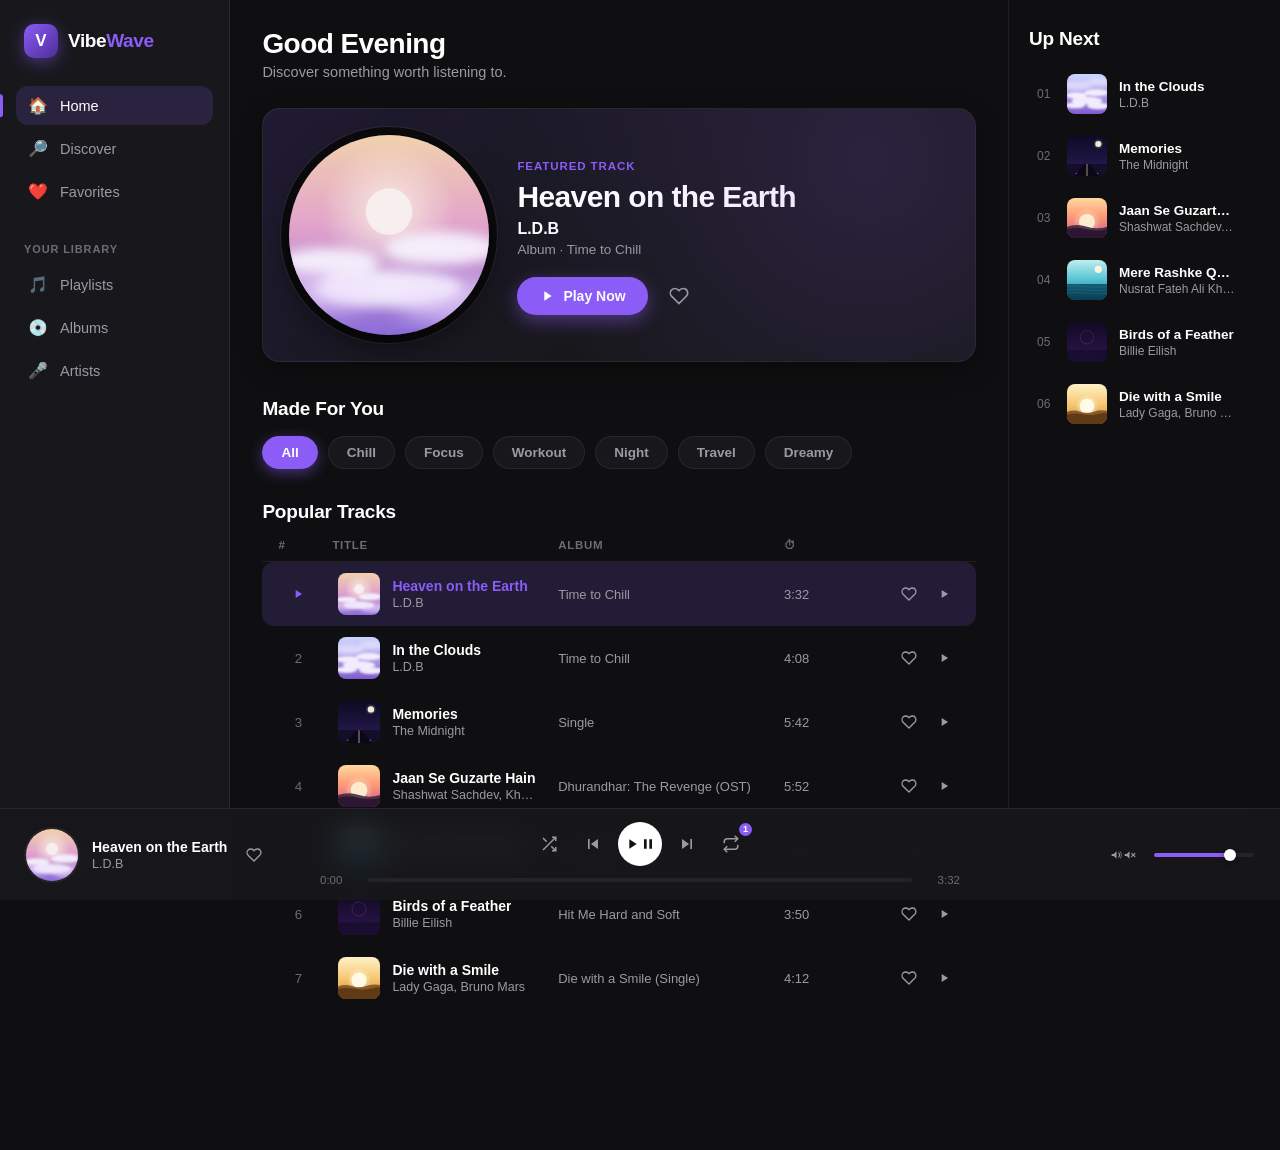
<file: CodeAlpha_MusicPlayer/index.html>
<!DOCTYPE html>
<html lang="en">
<head>
<meta charset="UTF-8" />
<meta name="viewport" content="width=device-width, initial-scale=1.0" />
<title>VibeWave — Music that moves with you.</title>
<meta name="description" content="VibeWave is a modern music streaming interface built with HTML5, CSS3 and vanilla JavaScript." />
<link rel="stylesheet" href="style.css" />
<link rel="icon" href="data:image/svg+xml,<svg xmlns=%22http://www.w3.org/2000/svg%22 viewBox=%220 0 100 100%22><text y=%22.9em%22 font-size=%2290%22>🎧</text></svg>" />
</head>
<body>

<!-- Mobile top bar -->
<header class="mobile-topbar">
  <button class="icon-btn" id="hamburgerBtn" aria-label="Open navigation menu" aria-expanded="false" aria-controls="sidebar">
    <span class="hamburger-icon"><span></span><span></span><span></span></span>
  </button>
  <div class="mobile-logo">Vibe<span>Wave</span></div>
  <button class="icon-btn" id="mobileSearchBtn" aria-label="Open search">
    <svg viewBox="0 0 24 24" width="20" height="20" fill="none" stroke="currentColor" stroke-width="2"><circle cx="11" cy="11" r="7"/><line x1="21" y1="21" x2="16.65" y2="16.65"/></svg>
  </button>
</header>

<!-- Overlay for mobile sidebar -->
<div class="sidebar-overlay" id="sidebarOverlay"></div>

<div class="app-shell">

  <!-- ============ LEFT SIDEBAR ============ -->
  <aside class="sidebar" id="sidebar" aria-label="Main navigation">
    <div class="sidebar-logo">
      <span class="logo-mark">V</span>
      <span class="logo-text">Vibe<span class="accent">Wave</span></span>
    </div>

    <nav class="sidebar-nav" aria-label="Primary">
      <ul>
        <li><button class="nav-item active" data-view="home"><span class="nav-icon">🏠</span><span>Home</span></button></li>
        <li><button class="nav-item" data-view="discover"><span class="nav-icon">🔎</span><span>Discover</span></button></li>
        <li><button class="nav-item" data-view="favorites"><span class="nav-icon">❤️</span><span>Favorites</span></button></li>
      </ul>
    </nav>

    <div class="sidebar-library">
      <p class="sidebar-heading">Your Library</p>
      <ul>
        <li><button class="nav-item" data-view="playlists"><span class="nav-icon">🎵</span><span>Playlists</span></button></li>
        <li><button class="nav-item" data-view="albums"><span class="nav-icon">💿</span><span>Albums</span></button></li>
        <li><button class="nav-item" data-view="artists"><span class="nav-icon">🎤</span><span>Artists</span></button></li>
      </ul>
    </div>

    <div class="sidebar-footer">
      <button class="nav-item" data-view="settings"><span class="nav-icon">⚙</span><span>Settings</span></button>
    </div>
  </aside>

  <!-- ============ MAIN CONTENT ============ -->
  <main class="main-content" id="mainContent">

    <header class="content-header">
      <div class="greeting" id="greetingBlock">
        <h1 id="greetingText">Good Evening</h1>
        <p>Discover something worth listening to.</p>
      </div>

      <div class="search-bar" id="searchBarWrap" role="search" style="display:none;">
        <svg viewBox="0 0 24 24" width="18" height="18" fill="none" stroke="currentColor" stroke-width="2"><circle cx="11" cy="11" r="7"/><line x1="21" y1="21" x2="16.65" y2="16.65"/></svg>
        <input type="text" id="searchInput" placeholder="Search songs, artists, albums..." aria-label="Search songs, artists, albums" autocomplete="off" />
        <button class="clear-search" id="clearSearchBtn" aria-label="Clear search" hidden>✕</button>
      </div>
    </header>

    <p class="discover-hint" id="discoverHint" hidden>Start typing to discover songs, artists, and albums.</p>
    <p class="search-status" id="searchStatus" hidden></p>

    <!-- ============ FEATURED SECTION ============ -->
    <section class="featured-section" id="featuredSection" aria-label="Featured song">
      <div class="featured-card">
        <div class="featured-art-wrap">
          <img class="featured-art" id="featuredArt" src="assets/images/heaven-on-earth.svg" alt="Dreamy clouds glowing under a soft golden sky — artwork for Heaven on the Earth" />
          <button class="featured-play-btn" id="featuredPlayBtn" aria-label="Play Heaven on the Earth">
            <svg viewBox="0 0 24 24" width="26" height="26" fill="currentColor"><path d="M8 5v14l11-7z"/></svg>
          </button>
        </div>
        <div class="featured-info">
          <span class="featured-eyebrow">Featured Track</span>
          <h2 class="featured-title" id="featuredTitle">Heaven on the Earth</h2>
          <p class="featured-artist" id="featuredArtist">L.D.B</p>
          <p class="featured-album">Album · <span id="featuredAlbum">Time to Chill</span></p>
          <div class="featured-actions">
            <button class="pill-btn primary" id="featuredPlayPillBtn">
              <svg viewBox="0 0 24 24" width="16" height="16" fill="currentColor"><path d="M8 5v14l11-7z"/></svg>
              Play Now
            </button>
            <button class="icon-btn favorite-btn" id="featuredFavBtn" aria-label="Add Heaven on the Earth to favorites" aria-pressed="false">
              <svg viewBox="0 0 24 24" width="20" height="20" fill="none" stroke="currentColor" stroke-width="2"><path d="M20.8 4.6a5.5 5.5 0 0 0-7.8 0L12 5.6l-1-1a5.5 5.5 0 0 0-7.8 7.8l1 1L12 21l7.8-7.8 1-1a5.5 5.5 0 0 0 0-7.8z"/></svg>
            </button>
          </div>
        </div>
      </div>
    </section>

    <!-- ============ CATEGORY SECTION ============ -->
    <section class="category-section" id="categorySection" aria-label="Made for you categories">
      <h3 class="section-heading">Made For You</h3>
      <div class="category-pills" id="categoryPills">
        <button class="category-pill active" data-category="all">All</button>
        <button class="category-pill" data-category="chill">Chill</button>
        <button class="category-pill" data-category="focus">Focus</button>
        <button class="category-pill" data-category="workout">Workout</button>
        <button class="category-pill" data-category="night">Night</button>
        <button class="category-pill" data-category="travel">Travel</button>
        <button class="category-pill" data-category="dreamy">Dreamy</button>
      </div>
    </section>

    <!-- ============ BROWSE (Playlists / Albums / Artists) ============ -->
    <section class="browse-section" id="browseSection" aria-label="Browse" hidden>
      <h3 class="section-heading" id="browseHeading">Playlists</h3>
      <div class="browse-grid" id="browseGrid"><!-- injected by JS --></div>
    </section>

    <!-- ============ POPULAR TRACKS ============ -->
    <section class="tracks-section" id="tracksSection" aria-label="Popular tracks">
      <h3 class="section-heading" id="tracksHeading">Popular Tracks</h3>
      <div class="tracks-table" id="tracksTable" role="table" aria-label="Song list">
        <div class="tracks-table-head" role="row">
          <span role="columnheader">#</span>
          <span role="columnheader">Title</span>
          <span role="columnheader">Album</span>
          <span role="columnheader">⏱</span>
          <span role="columnheader"></span>
        </div>
        <div class="tracks-table-body" id="tracksTableBody"><!-- rows injected by JS --></div>
      </div>
      <p class="no-results" id="noResultsMsg" hidden>No songs found. Try a different search.</p>
    </section>

  </main>

  <!-- ============ RIGHT QUEUE PANEL ============ -->
  <aside class="queue-panel" id="queuePanel" aria-label="Up next queue">
    <h3 class="section-heading">Up Next</h3>
    <div class="queue-list" id="queueList"><!-- injected by JS --></div>
  </aside>

</div>

<!-- ============ BOTTOM FIXED PLAYER ============ -->
<footer class="player-bar" id="playerBar" aria-label="Music player">
  <div class="player-now-playing" id="playerNowPlaying" role="button" tabindex="0" aria-label="Open now playing">
    <img class="player-art" id="playerArt" src="assets/images/heaven-on-earth.svg" alt="Heaven on the Earth album artwork" />
    <div class="player-track-info">
      <p class="player-title" id="playerTitle">Heaven on the Earth</p>
      <p class="player-artist" id="playerArtist">L.D.B</p>
    </div>
    <button class="icon-btn favorite-btn small" id="playerFavBtn" aria-label="Add to favorites" aria-pressed="false">
      <svg viewBox="0 0 24 24" width="16" height="16" fill="none" stroke="currentColor" stroke-width="2"><path d="M20.8 4.6a5.5 5.5 0 0 0-7.8 0L12 5.6l-1-1a5.5 5.5 0 0 0-7.8 7.8l1 1L12 21l7.8-7.8 1-1a5.5 5.5 0 0 0 0-7.8z"/></svg>
    </button>
  </div>

  <div class="player-center">
    <div class="player-controls">
      <button class="icon-btn control-btn" id="shuffleBtn" aria-label="Toggle shuffle" aria-pressed="false">
        <svg viewBox="0 0 24 24" width="18" height="18" fill="none" stroke="currentColor" stroke-width="2"><polyline points="16 3 21 3 21 8"/><line x1="4" y1="20" x2="21" y2="3"/><polyline points="21 16 21 21 16 21"/><line x1="15" y1="15" x2="21" y2="21"/><line x1="4" y1="4" x2="9" y2="9"/></svg>
      </button>
      <button class="icon-btn control-btn" id="prevBtn" aria-label="Previous song">
        <svg viewBox="0 0 24 24" width="20" height="20" fill="currentColor"><path d="M6 6h2v12H6zm3.5 6l8.5 6V6z"/></svg>
      </button>
      <button class="play-pause-btn" id="playPauseBtn" aria-label="Play">
        <svg viewBox="0 0 24 24" width="22" height="22" fill="currentColor" id="playIcon"><path d="M8 5v14l11-7z"/></svg>
        <svg viewBox="0 0 24 24" width="22" height="22" fill="currentColor" id="pauseIcon" hidden><path d="M6 5h4v14H6zm8 0h4v14h-4z"/></svg>
      </button>
      <button class="icon-btn control-btn" id="nextBtn" aria-label="Next song">
        <svg viewBox="0 0 24 24" width="20" height="20" fill="currentColor"><path d="M16 6h2v12h-2zM6 6l8.5 6L6 18z"/></svg>
      </button>
      <button class="icon-btn control-btn" id="repeatBtn" aria-label="Toggle repeat mode" data-mode="off">
        <svg viewBox="0 0 24 24" width="18" height="18" fill="none" stroke="currentColor" stroke-width="2"><polyline points="17 1 21 5 17 9"/><path d="M3 11V9a4 4 0 0 1 4-4h14"/><polyline points="7 23 3 19 7 15"/><path d="M21 13v2a4 4 0 0 1-4 4H3"/></svg>
        <span class="repeat-one-dot" id="repeatOneDot" hidden>1</span>
      </button>
    </div>
    <div class="progress-row">
      <span class="time-current" id="currentTimeEl">0:00</span>
      <div class="progress-bar" id="progressBar" role="slider" aria-label="Seek" aria-valuemin="0" aria-valuemax="100" aria-valuenow="0" tabindex="0">
        <div class="progress-bar-track">
          <div class="progress-bar-fill" id="progressFill"></div>
          <div class="progress-bar-handle" id="progressHandle"></div>
        </div>
      </div>
      <span class="time-total" id="durationEl">0:00</span>
    </div>
    <p class="audio-status" id="audioStatus" hidden></p>
  </div>

  <div class="player-right">
    <button class="icon-btn control-btn" id="muteBtn" aria-label="Mute">
      <svg viewBox="0 0 24 24" width="18" height="18" fill="currentColor" id="volIconHigh"><path d="M3 10v4h4l5 5V5L7 10H3z"/><path d="M16 8.5a4.5 4.5 0 0 1 0 7" stroke="currentColor" stroke-width="2" fill="none" stroke-linecap="round"/><path d="M18.5 6a8 8 0 0 1 0 12" stroke="currentColor" stroke-width="2" fill="none" stroke-linecap="round" opacity="0.6"/></svg>
      <svg viewBox="0 0 24 24" width="18" height="18" fill="currentColor" id="volIconMuted" hidden><path d="M3 10v4h4l5 5V5L7 10H3z"/><line x1="16" y1="9" x2="22" y2="15" stroke="currentColor" stroke-width="2" stroke-linecap="round"/><line x1="22" y1="9" x2="16" y2="15" stroke="currentColor" stroke-width="2" stroke-linecap="round"/></svg>
    </button>
    <input type="range" class="volume-slider" id="volumeSlider" min="0" max="100" value="80" aria-label="Volume" />
  </div>
</footer>

<!-- ============ MOBILE COMPACT PLAYER ============ -->
<div class="mobile-player" id="mobilePlayer">
  <div class="mobile-player-progress">
    <div class="mobile-player-progress-fill" id="mobileProgressFill"></div>
  </div>
  <div class="mobile-player-row">
    <div class="mobile-player-tap" id="mobilePlayerTap" role="button" tabindex="0" aria-label="Open now playing">
      <img class="mobile-player-art" id="mobilePlayerArt" src="assets/images/heaven-on-earth.svg" alt="" />
      <div class="mobile-player-info">
        <p class="mobile-player-title" id="mobilePlayerTitle">Heaven on the Earth</p>
        <p class="mobile-player-artist" id="mobilePlayerArtist">L.D.B</p>
      </div>
    </div>
    <div class="mobile-player-controls">
      <button class="icon-btn control-btn" id="mobilePrevBtn" aria-label="Previous song">
        <svg viewBox="0 0 24 24" width="18" height="18" fill="currentColor"><path d="M6 6h2v12H6zm3.5 6l8.5 6V6z"/></svg>
      </button>
      <button class="play-pause-btn small" id="mobilePlayPauseBtn" aria-label="Play">
        <svg viewBox="0 0 24 24" width="18" height="18" fill="currentColor" id="mobilePlayIcon"><path d="M8 5v14l11-7z"/></svg>
        <svg viewBox="0 0 24 24" width="18" height="18" fill="currentColor" id="mobilePauseIcon" hidden><path d="M6 5h4v14H6zm8 0h4v14h-4z"/></svg>
      </button>
      <button class="icon-btn control-btn" id="mobileNextBtn" aria-label="Next song">
        <svg viewBox="0 0 24 24" width="18" height="18" fill="currentColor"><path d="M16 6h2v12h-2zM6 6l8.5 6L6 18z"/></svg>
      </button>
    </div>
  </div>
</div>

<!-- ============ NOW PLAYING (FULL SCREEN) ============ -->
<div class="now-playing-modal" id="nowPlayingModal" role="dialog" aria-modal="true" aria-label="Now playing" aria-hidden="true" hidden>
  <div class="now-playing-backdrop" id="nowPlayingBackdrop"></div>
  <div class="now-playing-panel">
    <div class="now-playing-header">
      <button class="icon-btn now-playing-close" id="npCloseBtn" aria-label="Close now playing">
        <svg viewBox="0 0 24 24" width="20" height="20" fill="none" stroke="currentColor" stroke-width="2"><line x1="18" y1="6" x2="6" y2="18"/><line x1="6" y1="6" x2="18" y2="18"/></svg>
      </button>
      <span class="now-playing-eyebrow">Now Playing</span>
      <button class="icon-btn favorite-btn" id="npFavBtn" aria-label="Add to favorites" aria-pressed="false">
        <svg viewBox="0 0 24 24" width="20" height="20" fill="none" stroke="currentColor" stroke-width="2"><path d="M20.8 4.6a5.5 5.5 0 0 0-7.8 0L12 5.6l-1-1a5.5 5.5 0 0 0-7.8 7.8l1 1L12 21l7.8-7.8 1-1a5.5 5.5 0 0 0 0-7.8z"/></svg>
      </button>
    </div>

    <div class="now-playing-art-wrap">
      <img class="now-playing-art" id="npArt" src="assets/images/heaven-on-earth.svg" alt="Heaven on the Earth album artwork" />
    </div>

    <div class="now-playing-info">
      <h2 class="now-playing-title" id="npTitle">Heaven on the Earth</h2>
      <p class="now-playing-artist" id="npArtist">L.D.B</p>
      <p class="now-playing-album" id="npAlbum">Time to Chill</p>
    </div>

    <div class="now-playing-progress-row">
      <span class="time-current" id="npCurrentTimeEl">0:00</span>
      <div class="progress-bar now-playing-progress-bar" id="npProgressBar" role="slider" aria-label="Seek" aria-valuemin="0" aria-valuemax="100" aria-valuenow="0" tabindex="0">
        <div class="progress-bar-track">
          <div class="progress-bar-fill" id="npProgressFill"></div>
          <div class="progress-bar-handle" id="npProgressHandle"></div>
        </div>
      </div>
      <span class="time-total" id="npDurationEl">0:00</span>
    </div>

    <div class="now-playing-controls">
      <button class="icon-btn control-btn" id="npShuffleBtn" aria-label="Toggle shuffle" aria-pressed="false">
        <svg viewBox="0 0 24 24" width="19" height="19" fill="none" stroke="currentColor" stroke-width="2"><polyline points="16 3 21 3 21 8"/><line x1="4" y1="20" x2="21" y2="3"/><polyline points="21 16 21 21 16 21"/><line x1="15" y1="15" x2="21" y2="21"/><line x1="4" y1="4" x2="9" y2="9"/></svg>
      </button>
      <button class="icon-btn control-btn np-side-btn" id="npPrevBtn" aria-label="Previous song">
        <svg viewBox="0 0 24 24" width="26" height="26" fill="currentColor"><path d="M6 6h2v12H6zm3.5 6l8.5 6V6z"/></svg>
      </button>
      <button class="play-pause-btn large" id="npPlayPauseBtn" aria-label="Play">
        <svg viewBox="0 0 24 24" width="26" height="26" fill="currentColor" id="npPlayIcon"><path d="M8 5v14l11-7z"/></svg>
        <svg viewBox="0 0 24 24" width="26" height="26" fill="currentColor" id="npPauseIcon" hidden><path d="M6 5h4v14H6zm8 0h4v14h-4z"/></svg>
      </button>
      <button class="icon-btn control-btn np-side-btn" id="npNextBtn" aria-label="Next song">
        <svg viewBox="0 0 24 24" width="26" height="26" fill="currentColor"><path d="M16 6h2v12h-2zM6 6l8.5 6L6 18z"/></svg>
      </button>
      <button class="icon-btn control-btn" id="npRepeatBtn" aria-label="Toggle repeat mode" data-mode="off">
        <svg viewBox="0 0 24 24" width="19" height="19" fill="none" stroke="currentColor" stroke-width="2"><polyline points="17 1 21 5 17 9"/><path d="M3 11V9a4 4 0 0 1 4-4h14"/><polyline points="7 23 3 19 7 15"/><path d="M21 13v2a4 4 0 0 1-4 4H3"/></svg>
        <span class="repeat-one-dot" id="npRepeatOneDot" hidden>1</span>
      </button>
    </div>
  </div>
</div>

<script src="script.js"></script>
</body>
</html>
</file>
<file: CodeAlpha_MusicPlayer/style.css>
/* ===========================================================
   VibeWave — style.css
   Modern premium dark music-streaming interface
   =========================================================== */

:root {
  --bg: #0f0f11;
  --card: #18181c;
  --card-hover: #1e1e24;
  --secondary: #232329;
  --text-primary: #ffffff;
  --text-secondary: #9a9aa3;
  --text-tertiary: #6c6c75;
  --accent: #8b5cf6;
  --accent-hover: #7c4ff0;
  --accent-soft: rgba(139, 92, 246, 0.16);
  --accent-glow: rgba(139, 92, 246, 0.45);
  --border: rgba(255, 255, 255, 0.07);
  --danger: #ef4476;

  --radius-sm: 8px;
  --radius-md: 12px;
  --radius-lg: 18px;
  --radius-pill: 999px;

  --shadow-card: 0 8px 24px rgba(0, 0, 0, 0.35);
  --shadow-elevated: 0 16px 40px rgba(0, 0, 0, 0.5);

  --sidebar-w: clamp(200px, 18vw, 240px);
  --queue-w: clamp(240px, 20vw, 300px);
  --player-h: 92px;
  --mobile-player-h: 78px;
  --mobile-topbar-h: 56px;

  --ease: cubic-bezier(0.4, 0, 0.2, 1);
}

* { box-sizing: border-box; }

html, body {
  margin: 0;
  padding: 0;
  background: var(--bg);
  color: var(--text-primary);
  font-family: 'Segoe UI', -apple-system, BlinkMacSystemFont, 'Inter', Roboto, Helvetica, Arial, sans-serif;
  overflow-x: hidden;
  scrollbar-gutter: stable;
}

body {
  min-height: 100vh;
  padding-bottom: var(--player-h);
}

img { max-width: 100%; display: block; }

button {
  font-family: inherit;
  cursor: pointer;
  border: none;
  background: none;
  color: inherit;
}

input {
  font-family: inherit;
  color: inherit;
  border: none;
  background: none;
}

a { color: inherit; }

::selection { background: var(--accent); color: #fff; }

/* Scrollbars */
::-webkit-scrollbar { width: 8px; height: 8px; }
::-webkit-scrollbar-track { background: transparent; }
::-webkit-scrollbar-thumb { background: #2c2c33; border-radius: 8px; }
::-webkit-scrollbar-thumb:hover { background: #3a3a42; }

/* Focus visibility for accessibility */
button:focus-visible,
input:focus-visible,
[tabindex]:focus-visible {
  outline: 2px solid var(--accent);
  outline-offset: 2px;
  border-radius: var(--radius-sm);
}

/* ===========================================================
   APP SHELL / LAYOUT
   =========================================================== */

.app-shell {
  display: grid;
  grid-template-columns: var(--sidebar-w) 1fr var(--queue-w);
  min-height: 100vh;
}

.mobile-topbar { display: none; }
.sidebar-overlay { display: none; }

/* ===========================================================
   SIDEBAR
   =========================================================== */

.sidebar {
  background: var(--card);
  border-right: 1px solid var(--border);
  padding: 24px 16px;
  display: flex;
  flex-direction: column;
  gap: 28px;
  position: sticky;
  top: 0;
  height: 100vh;
  overflow-y: auto;
}

.sidebar-logo {
  display: flex;
  align-items: center;
  gap: 10px;
  padding: 0 8px;
}

.logo-mark {
  width: 34px;
  height: 34px;
  border-radius: 10px;
  background: linear-gradient(135deg, var(--accent), #4c2d99);
  display: flex;
  align-items: center;
  justify-content: center;
  font-weight: 800;
  font-size: 17px;
  color: #fff;
  box-shadow: 0 4px 16px var(--accent-glow);
  flex-shrink: 0;
}

.logo-text {
  font-size: 19px;
  font-weight: 700;
  letter-spacing: -0.02em;
}

.logo-text .accent, .accent { color: var(--accent); }

.sidebar-nav ul,
.sidebar-library ul {
  list-style: none;
  margin: 0;
  padding: 0;
  display: flex;
  flex-direction: column;
  gap: 4px;
}

.sidebar-heading {
  font-size: 11px;
  font-weight: 700;
  letter-spacing: 0.08em;
  color: var(--text-tertiary);
  text-transform: uppercase;
  margin: 0 0 10px 8px;
}

.nav-item {
  display: flex;
  align-items: center;
  gap: 12px;
  width: 100%;
  padding: 10px 12px;
  border-radius: var(--radius-md);
  color: var(--text-secondary);
  font-size: 14.5px;
  font-weight: 500;
  text-align: left;
  transition: background 0.2s var(--ease), color 0.2s var(--ease), transform 0.15s var(--ease);
}

.nav-item:hover {
  background: var(--secondary);
  color: var(--text-primary);
}

.nav-item:active { transform: scale(0.98); }

.nav-item.active {
  background: var(--accent-soft);
  color: var(--text-primary);
  position: relative;
}

.nav-item.active::before {
  content: "";
  position: absolute;
  left: -16px;
  top: 50%;
  transform: translateY(-50%);
  width: 3px;
  height: 60%;
  background: var(--accent);
  border-radius: 0 4px 4px 0;
}

.nav-icon { font-size: 16px; width: 20px; text-align: center; }

.sidebar-library { margin-top: 4px; }
.sidebar-footer { margin-top: auto; }

/* ===========================================================
   MAIN CONTENT
   =========================================================== */

.main-content {
  padding: clamp(18px, 3vw, 28px) clamp(16px, 4vw, 32px) 40px;
  min-width: 0;
}

.content-header {
  display: flex;
  align-items: flex-start;
  justify-content: space-between;
  gap: 24px;
  flex-wrap: wrap;
  margin-bottom: 28px;
}

.greeting h1 {
  font-size: clamp(21px, 3vw, 28px);
  font-weight: 800;
  margin: 0 0 4px;
  letter-spacing: -0.02em;
}

.greeting p {
  margin: 0;
  color: var(--text-secondary);
  font-size: 14.5px;
}

.search-bar {
  display: flex;
  align-items: center;
  gap: 10px;
  background: var(--card);
  border: 1px solid var(--border);
  padding: 11px 16px;
  border-radius: var(--radius-pill);
  min-width: 280px;
  color: var(--text-tertiary);
  transition: border-color 0.2s var(--ease), box-shadow 0.2s var(--ease);
}

.search-bar:focus-within {
  border-color: var(--accent);
  box-shadow: 0 0 0 3px var(--accent-soft);
}

.search-bar input {
  flex: 1;
  font-size: 14px;
  color: var(--text-primary);
}

.search-bar input::placeholder { color: var(--text-tertiary); }

.clear-search {
  color: var(--text-tertiary);
  font-size: 13px;
  padding: 2px 6px;
  border-radius: 50%;
  transition: color 0.2s var(--ease), background 0.2s var(--ease);
}
.clear-search:hover { color: var(--text-primary); background: var(--secondary); }

.search-status {
  color: var(--text-secondary);
  font-size: 13.5px;
  margin: -14px 0 20px;
}

.discover-hint {
  color: var(--text-tertiary);
  font-size: 14.5px;
  text-align: center;
  padding: 60px 20px;
  animation: fadeIn 0.4s var(--ease);
}

body.discover-mode .content-header {
  justify-content: center;
}

body.discover-mode .search-bar {
  width: 100%;
  max-width: 560px;
}

/* ===========================================================
   FEATURED SECTION
   =========================================================== */

.featured-section { margin-bottom: 36px; }

.featured-card {
  display: flex;
  align-items: center;
  gap: clamp(18px, 3vw, 28px);
  background: linear-gradient(135deg, #201a33 0%, var(--card) 55%, var(--card) 100%);
  border: 1px solid var(--border);
  border-radius: var(--radius-lg);
  padding: clamp(18px, 3vw, 26px);
  box-shadow: var(--shadow-card);
  position: relative;
  overflow: hidden;
  animation: fadeInUp 0.5s var(--ease);
}

.featured-card::after {
  content: "";
  position: absolute;
  inset: 0;
  background: radial-gradient(circle at 85% 20%, var(--accent-soft), transparent 55%);
  pointer-events: none;
}

.featured-art-wrap {
  position: relative;
  flex-shrink: 0;
  width: 200px;
  height: 200px;
  display: flex;
  align-items: center;
  justify-content: center;
}

.featured-art {
  width: 100%;
  height: 100%;
  object-fit: cover;
  border-radius: 50%;
  box-shadow: 0 12px 32px rgba(0,0,0,0.5), 0 0 0 8px #0b0b0d, 0 0 0 9px var(--border);
  animation: discSpin 8s linear infinite;
  animation-play-state: paused;
  transition: transform 0.4s var(--ease);
}

.featured-art.playing { animation-play-state: running; }
.featured-card:hover .featured-art { transform: scale(1.04); }

.featured-play-btn {
  position: absolute;
  right: 12px;
  bottom: 12px;
  width: 52px;
  height: 52px;
  border-radius: 50%;
  background: var(--accent);
  color: #fff;
  display: flex;
  align-items: center;
  justify-content: center;
  box-shadow: 0 8px 20px var(--accent-glow);
  transform: translateY(8px) scale(0.9);
  opacity: 0;
  transition: transform 0.25s var(--ease), opacity 0.25s var(--ease), background 0.2s var(--ease);
}

.featured-art-wrap:hover .featured-play-btn,
.featured-play-btn:focus-visible {
  transform: translateY(0) scale(1);
  opacity: 1;
}

.featured-play-btn:hover { background: var(--accent-hover); }

.featured-info { position: relative; min-width: 0; }

.featured-eyebrow {
  display: inline-block;
  font-size: 11.5px;
  font-weight: 700;
  letter-spacing: 0.08em;
  text-transform: uppercase;
  color: var(--accent);
  margin-bottom: 8px;
}

.featured-title {
  font-size: clamp(22px, 3.4vw, 30px);
  font-weight: 800;
  margin: 0 0 6px;
  letter-spacing: -0.02em;
}

.featured-artist {
  font-size: 16px;
  font-weight: 600;
  margin: 0 0 4px;
  color: var(--text-primary);
}

.featured-album {
  font-size: 13.5px;
  color: var(--text-secondary);
  margin: 0 0 20px;
}

.featured-actions { display: flex; align-items: center; gap: 12px; }

.pill-btn {
  display: inline-flex;
  align-items: center;
  gap: 8px;
  padding: 11px 22px;
  border-radius: var(--radius-pill);
  font-size: 14px;
  font-weight: 600;
  transition: transform 0.15s var(--ease), background 0.2s var(--ease), box-shadow 0.2s var(--ease);
}

.pill-btn.primary {
  background: var(--accent);
  color: #fff;
  box-shadow: 0 6px 18px var(--accent-glow);
}

.pill-btn.primary:hover { background: var(--accent-hover); transform: translateY(-1px); }
.pill-btn.primary:active { transform: translateY(0) scale(0.97); }

/* ===========================================================
   FAVORITE / ICON BUTTONS
   =========================================================== */

.icon-btn {
  width: 38px;
  height: 38px;
  border-radius: 50%;
  display: flex;
  align-items: center;
  justify-content: center;
  color: var(--text-secondary);
  transition: background 0.2s var(--ease), color 0.2s var(--ease), transform 0.15s var(--ease);
}

.icon-btn:hover { background: var(--secondary); color: var(--text-primary); }
.icon-btn:active { transform: scale(0.92); }

.favorite-btn.active { color: var(--danger); }
.favorite-btn.active svg { fill: var(--danger); stroke: var(--danger); }
.favorite-btn.small { width: 30px; height: 30px; }

@keyframes heartPop {
  0% { transform: scale(1); }
  40% { transform: scale(1.35); }
  100% { transform: scale(1); }
}
.favorite-btn.pop svg { animation: heartPop 0.35s var(--ease); }

/* ===========================================================
   CATEGORY SECTION
   =========================================================== */

.section-heading {
  font-size: clamp(16px, 2vw, 19px);
  font-weight: 700;
  margin: 0 0 16px;
  letter-spacing: -0.01em;
}

.category-section { margin-bottom: 32px; }

.category-pills {
  display: flex;
  gap: 10px;
  flex-wrap: wrap;
}

.category-pill {
  padding: 8px 18px;
  border-radius: var(--radius-pill);
  background: var(--card);
  border: 1px solid var(--border);
  color: var(--text-secondary);
  font-size: 13.5px;
  font-weight: 600;
  transition: all 0.2s var(--ease);
}

.category-pill:hover { color: var(--text-primary); border-color: var(--text-tertiary); }

.category-pill.active {
  background: var(--accent);
  border-color: var(--accent);
  color: #fff;
  box-shadow: 0 4px 14px var(--accent-glow);
}

/* ===========================================================
   BROWSE (Playlists / Albums / Artists)
   =========================================================== */

.browse-section { margin-bottom: 32px; }

.browse-grid {
  display: grid;
  grid-template-columns: repeat(auto-fill, minmax(clamp(140px, 18vw, 180px), 1fr));
  gap: 16px;
}

.browse-card {
  display: flex;
  flex-direction: column;
  align-items: flex-start;
  gap: 10px;
  padding: 14px;
  background: var(--card);
  border: 1px solid var(--border);
  border-radius: var(--radius-md);
  text-align: left;
  width: 100%;
  transition: background 0.2s var(--ease), border-color 0.2s var(--ease), transform 0.15s var(--ease);
  animation: fadeIn 0.3s var(--ease);
}

.browse-card:hover { background: var(--card-hover); transform: translateY(-2px); }

.browse-card.active {
  border-color: var(--accent);
  background: var(--accent-soft);
  box-shadow: 0 4px 14px var(--accent-glow);
}

.browse-card-art {
  width: 100%;
  aspect-ratio: 1 / 1;
  border-radius: var(--radius-sm);
  object-fit: cover;
}

.browse-card-art.round { border-radius: 50%; }

.browse-card-title {
  font-size: 14px;
  font-weight: 700;
  margin: 0;
  white-space: nowrap;
  overflow: hidden;
  text-overflow: ellipsis;
  max-width: 100%;
}

.browse-card-sub {
  font-size: 12.5px;
  color: var(--text-secondary);
  margin: 0;
  white-space: nowrap;
  overflow: hidden;
  text-overflow: ellipsis;
  max-width: 100%;
}

/* ===========================================================
   TRACKS TABLE
   =========================================================== */

.tracks-section { margin-bottom: 8px; }

.tracks-table { width: 100%; }

.tracks-table-head {
  display: grid;
  grid-template-columns: 40px 1fr 1fr 70px 92px;
  gap: 14px;
  padding: 0 16px 10px;
  font-size: 11.5px;
  font-weight: 700;
  letter-spacing: 0.06em;
  text-transform: uppercase;
  color: var(--text-tertiary);
  border-bottom: 1px solid var(--border);
}

.tracks-table-body {
  display: flex;
  flex-direction: column;
}

.track-row {
  display: grid;
  grid-template-columns: 40px 1fr 1fr 70px 92px;
  gap: 14px;
  align-items: center;
  padding: 10px 16px;
  border-radius: var(--radius-md);
  transition: background 0.18s var(--ease);
  animation: fadeIn 0.3s var(--ease);
}

.track-row:hover { background: var(--card); }

.track-row.playing { background: var(--accent-soft); }
.track-row.playing .track-title { color: var(--accent); }

.track-num {
  color: var(--text-tertiary);
  font-size: 13.5px;
  font-variant-numeric: tabular-nums;
  display: flex;
  align-items: center;
  justify-content: center;
  position: relative;
}

.track-row .track-num-btn {
  width: 100%;
  display: flex;
  align-items: center;
  justify-content: center;
}

.track-num-icon { display: none; color: var(--accent); }
.track-row.playing .track-num-text { display: none; }
.track-row.playing .track-num-icon { display: flex; }

.track-main {
  display: flex;
  align-items: center;
  gap: 12px;
  min-width: 0;
  text-align: left;
}

.track-art {
  width: 42px;
  height: 42px;
  border-radius: var(--radius-sm);
  object-fit: cover;
  flex-shrink: 0;
}

.track-text { min-width: 0; }

.track-title {
  font-size: 14px;
  font-weight: 600;
  margin: 0;
  white-space: nowrap;
  overflow: hidden;
  text-overflow: ellipsis;
}

.track-artist {
  font-size: 12.5px;
  color: var(--text-secondary);
  margin: 2px 0 0;
  white-space: nowrap;
  overflow: hidden;
  text-overflow: ellipsis;
}

.track-album {
  font-size: 13px;
  color: var(--text-secondary);
  white-space: nowrap;
  overflow: hidden;
  text-overflow: ellipsis;
}

.track-duration {
  font-size: 13px;
  color: var(--text-secondary);
  font-variant-numeric: tabular-nums;
}

.track-actions {
  display: flex;
  align-items: center;
  justify-content: flex-end;
  gap: 4px;
}

.track-play-btn {
  width: 32px;
  height: 32px;
  border-radius: 50%;
  display: flex;
  align-items: center;
  justify-content: center;
  color: var(--text-secondary);
  transition: background 0.2s var(--ease), color 0.2s var(--ease);
}
.track-play-btn:hover { background: var(--accent); color: #fff; }

.no-results {
  color: var(--text-secondary);
  text-align: center;
  padding: 40px 0;
  font-size: 14px;
}

/* ===========================================================
   QUEUE PANEL
   =========================================================== */

.queue-panel {
  border-left: 1px solid var(--border);
  padding: 28px 20px 40px;
  min-width: 0;
  height: 100vh;
  overflow-y: auto;
  position: sticky;
  top: 0;
}

.queue-list {
  display: flex;
  flex-direction: column;
  gap: 6px;
}

.queue-item {
  display: flex;
  align-items: center;
  gap: 12px;
  padding: 8px;
  border-radius: var(--radius-md);
  text-align: left;
  width: 100%;
  transition: background 0.18s var(--ease);
}

.queue-item:hover { background: var(--card); }
.queue-item.playing { background: var(--accent-soft); }
.queue-item.playing .queue-item-title { color: var(--accent); }

.queue-item-num {
  font-size: 12px;
  color: var(--text-tertiary);
  width: 18px;
  flex-shrink: 0;
  font-variant-numeric: tabular-nums;
}

.queue-item-art {
  width: 40px;
  height: 40px;
  border-radius: var(--radius-sm);
  object-fit: cover;
  flex-shrink: 0;
}

.queue-item-text { min-width: 0; }

.queue-item-title {
  font-size: 13.5px;
  font-weight: 600;
  margin: 0;
  white-space: nowrap;
  overflow: hidden;
  text-overflow: ellipsis;
}

.queue-item-artist {
  font-size: 12px;
  color: var(--text-secondary);
  margin: 2px 0 0;
  white-space: nowrap;
  overflow: hidden;
  text-overflow: ellipsis;
}

.queue-empty {
  color: var(--text-tertiary);
  font-size: 13.5px;
  padding: 12px 8px;
}

/* ===========================================================
   BOTTOM FIXED PLAYER
   =========================================================== */

.player-bar {
  position: fixed;
  bottom: 0;
  left: 0;
  right: 0;
  height: var(--player-h);
  background: rgba(24, 24, 28, 0.85);
  backdrop-filter: blur(16px);
  -webkit-backdrop-filter: blur(16px);
  border-top: 1px solid var(--border);
  display: grid;
  grid-template-columns: 1fr minmax(320px, 640px) 1fr;
  align-items: center;
  gap: 24px;
  padding: 0 24px;
  z-index: 100;
}

.player-now-playing {
  display: flex;
  align-items: center;
  gap: 12px;
  min-width: 0;
}

.player-now-playing { cursor: pointer; border-radius: var(--radius-md); }

.player-art {
  width: 56px;
  height: 56px;
  border-radius: 50%;
  border: 2px solid var(--secondary);
  object-fit: cover;
  flex-shrink: 0;
  animation: discSpin 6s linear infinite, artGlow 3s ease-in-out infinite;
  animation-play-state: paused, paused;
}

.player-art.playing {
  animation-play-state: running, running;
}

@keyframes artGlow {
  0%, 100% { box-shadow: 0 0 0 rgba(139,92,246,0); }
  50% { box-shadow: 0 0 22px var(--accent-glow); }
}

@keyframes discSpin {
  from { transform: rotate(0deg); }
  to { transform: rotate(360deg); }
}

.player-track-info { min-width: 0; }

.player-title {
  font-size: 14px;
  font-weight: 600;
  margin: 0;
  white-space: nowrap;
  overflow: hidden;
  text-overflow: ellipsis;
  max-width: 220px;
}

.player-artist {
  font-size: 12.5px;
  color: var(--text-secondary);
  margin: 2px 0 0;
  white-space: nowrap;
  overflow: hidden;
  text-overflow: ellipsis;
  max-width: 220px;
}

.player-center {
  display: flex;
  flex-direction: column;
  align-items: center;
  gap: 6px;
  min-width: 0;
  width: 100%;
}

.player-controls {
  display: flex;
  align-items: center;
  gap: 6px;
}

.control-btn { color: var(--text-secondary); position: relative; }
.control-btn:hover { color: var(--text-primary); }
.control-btn[aria-pressed="true"] { color: var(--accent); }
.control-btn[aria-pressed="true"]::after {
  content: "";
  position: absolute;
  bottom: 2px;
  left: 50%;
  transform: translateX(-50%);
  width: 4px;
  height: 4px;
  border-radius: 50%;
  background: var(--accent);
}

.repeat-one-dot {
  position: absolute;
  top: -2px;
  right: -2px;
  background: var(--accent);
  color: #fff;
  font-size: 9px;
  font-weight: 800;
  width: 13px;
  height: 13px;
  border-radius: 50%;
  display: flex;
  align-items: center;
  justify-content: center;
}

.control-btn[data-mode="off"] { color: var(--text-secondary); }
.control-btn[data-mode="all"],
.control-btn[data-mode="one"] { color: var(--accent); }

.play-pause-btn {
  width: 44px;
  height: 44px;
  border-radius: 50%;
  background: #fff;
  color: #111;
  display: flex;
  align-items: center;
  justify-content: center;
  transition: transform 0.15s var(--ease), background 0.2s var(--ease);
}

.play-pause-btn:hover { transform: scale(1.06); background: #f0f0f0; }
.play-pause-btn:active { transform: scale(0.95); }
.play-pause-btn.small { width: 34px; height: 34px; }

.progress-row {
  display: flex;
  align-items: center;
  gap: 10px;
  width: 100%;
}

.time-current, .time-total {
  font-size: 11.5px;
  color: var(--text-tertiary);
  font-variant-numeric: tabular-nums;
  width: 38px;
  flex-shrink: 0;
}
.time-total { text-align: right; }

.progress-bar {
  flex: 1;
  height: 16px;
  display: flex;
  align-items: center;
  cursor: pointer;
}

.progress-bar-track {
  position: relative;
  width: 100%;
  height: 4px;
  background: var(--secondary);
  border-radius: var(--radius-pill);
  overflow: visible;
}

.progress-bar-fill {
  position: absolute;
  left: 0;
  top: 0;
  height: 100%;
  width: 0%;
  background: var(--accent);
  border-radius: var(--radius-pill);
  transition: width 0.1s linear;
}

.progress-bar-handle {
  position: absolute;
  top: 50%;
  left: 0%;
  width: 12px;
  height: 12px;
  border-radius: 50%;
  background: #fff;
  transform: translate(-50%, -50%) scale(0);
  transition: transform 0.15s var(--ease);
  box-shadow: 0 2px 6px rgba(0,0,0,0.4);
}

.progress-bar:hover .progress-bar-handle,
.progress-bar:focus-visible .progress-bar-handle {
  transform: translate(-50%, -50%) scale(1);
}

.progress-bar:hover .progress-bar-fill { background: var(--accent-hover); }

.audio-status {
  font-size: 11.5px;
  color: var(--text-tertiary);
  margin: 2px 0 0;
}

.player-right {
  display: flex;
  align-items: center;
  justify-content: flex-end;
  gap: 10px;
}

.volume-slider {
  -webkit-appearance: none;
  appearance: none;
  width: 100px;
  height: 4px;
  border-radius: var(--radius-pill);
  background: linear-gradient(to right, var(--accent) 80%, var(--secondary) 80%);
  outline-offset: 4px;
}

.volume-slider::-webkit-slider-thumb {
  -webkit-appearance: none;
  appearance: none;
  width: 12px;
  height: 12px;
  border-radius: 50%;
  background: #fff;
  cursor: pointer;
  box-shadow: 0 2px 6px rgba(0,0,0,0.4);
}

.volume-slider::-moz-range-thumb {
  width: 12px;
  height: 12px;
  border-radius: 50%;
  background: #fff;
  border: none;
  cursor: pointer;
}

/* ===========================================================
   MOBILE PLAYER (compact)
   =========================================================== */

.mobile-player { display: none; }

/* ===========================================================
   NOW PLAYING (FULL SCREEN MODAL)
   =========================================================== */

.now-playing-modal {
  position: fixed;
  inset: 0;
  z-index: 500;
  display: flex;
  align-items: center;
  justify-content: center;
  padding: 24px;
  opacity: 0;
  pointer-events: none;
  transition: opacity 0.3s var(--ease);
}

.now-playing-modal[hidden] { display: none; }

.now-playing-modal.open {
  opacity: 1;
  pointer-events: auto;
}

.now-playing-backdrop {
  position: absolute;
  inset: 0;
  background: rgba(8, 8, 10, 0.78);
  backdrop-filter: blur(24px);
  -webkit-backdrop-filter: blur(24px);
}

.now-playing-panel {
  position: relative;
  width: min(420px, 100%);
  max-height: 90vh;
  overflow-y: auto;
  background: linear-gradient(180deg, #201a33 0%, var(--card) 55%);
  border: 1px solid var(--border);
  border-radius: var(--radius-lg);
  padding: 20px 26px 32px;
  box-shadow: var(--shadow-elevated);
  display: flex;
  flex-direction: column;
  align-items: center;
  gap: 24px;
  transform: translateY(28px) scale(0.96);
  transition: transform 0.3s var(--ease);
}

.now-playing-modal.open .now-playing-panel {
  transform: translateY(0) scale(1);
}

.now-playing-header {
  display: flex;
  align-items: center;
  justify-content: space-between;
  width: 100%;
}

.now-playing-eyebrow {
  font-size: 11.5px;
  font-weight: 700;
  letter-spacing: 0.1em;
  text-transform: uppercase;
  color: var(--text-tertiary);
}

.now-playing-art-wrap {
  position: relative;
  width: min(260px, 60vw);
  height: min(260px, 60vw);
  display: flex;
  align-items: center;
  justify-content: center;
  flex-shrink: 0;
}

.now-playing-art-wrap::after {
  content: "";
  position: absolute;
  width: 20px;
  height: 20px;
  border-radius: 50%;
  background: var(--bg);
  border: 3px solid var(--accent);
  pointer-events: none;
}

.now-playing-art {
  width: 100%;
  height: 100%;
  border-radius: 50%;
  object-fit: cover;
  box-shadow: 0 20px 50px rgba(0, 0, 0, 0.55), 0 0 0 10px #0b0b0d, 0 0 0 11px var(--border);
  animation: discSpin 10s linear infinite;
  animation-play-state: paused;
}

.now-playing-art.playing { animation-play-state: running; }

.now-playing-info { text-align: center; max-width: 100%; }

.now-playing-title {
  font-size: clamp(19px, 3vw, 23px);
  font-weight: 800;
  margin: 0 0 6px;
  letter-spacing: -0.01em;
}

.now-playing-artist {
  font-size: 14.5px;
  font-weight: 600;
  margin: 0 0 3px;
  color: var(--text-primary);
}

.now-playing-album {
  font-size: 13px;
  color: var(--text-secondary);
  margin: 0;
}

.now-playing-progress-row {
  display: flex;
  align-items: center;
  gap: 10px;
  width: 100%;
}

.now-playing-controls {
  display: flex;
  align-items: center;
  justify-content: center;
  gap: 20px;
}

.np-side-btn { color: var(--text-primary); }

.play-pause-btn.large { width: 62px; height: 62px; }

/* ===========================================================
   ANIMATIONS
   =========================================================== */

@keyframes fadeInUp {
  from { opacity: 0; transform: translateY(12px); }
  to { opacity: 1; transform: translateY(0); }
}

@keyframes fadeIn {
  from { opacity: 0; }
  to { opacity: 1; }
}

/* ===========================================================
   RESPONSIVE — TABLET (Sidebar + Main, queue hidden)
   =========================================================== */

@media (max-width: 1180px) {
  .app-shell { grid-template-columns: var(--sidebar-w) 1fr; }
  .queue-panel { display: none; }
}

/* ===========================================================
   RESPONSIVE — MOBILE
   =========================================================== */

@media (max-width: 820px) {
  :root { --player-h: 0px; }

  body { padding-bottom: calc(var(--mobile-player-h) + 10px); }

  .mobile-topbar {
    display: flex;
    align-items: center;
    justify-content: space-between;
    height: var(--mobile-topbar-h);
    padding: 0 14px;
    background: var(--card);
    border-bottom: 1px solid var(--border);
    position: sticky;
    top: 0;
    z-index: 200;
  }

  .mobile-logo { font-size: 16px; font-weight: 700; }
  .mobile-logo span { color: var(--accent); }

  .hamburger-icon {
    display: flex;
    flex-direction: column;
    gap: 4px;
    width: 18px;
  }
  .hamburger-icon span {
    height: 2px;
    background: var(--text-primary);
    border-radius: 2px;
    transition: transform 0.25s var(--ease), opacity 0.2s var(--ease);
  }

  .app-shell { grid-template-columns: 1fr; display: block; }

  .sidebar {
    position: fixed;
    top: 0;
    left: 0;
    height: 100vh;
    width: 260px;
    z-index: 400;
    transform: translateX(-100%);
    transition: transform 0.3s var(--ease);
    box-shadow: var(--shadow-elevated);
  }

  .sidebar.open { transform: translateX(0); }

  .sidebar-overlay {
    display: block;
    position: fixed;
    inset: 0;
    background: rgba(0,0,0,0.55);
    z-index: 300;
    opacity: 0;
    pointer-events: none;
    transition: opacity 0.25s var(--ease);
  }

  .sidebar-overlay.open { opacity: 1; pointer-events: auto; }

  .main-content { padding: 18px 16px 24px; }

  .content-header { flex-direction: column; align-items: stretch; }
  .search-bar { min-width: 0; }

  .featured-card { flex-direction: column; align-items: stretch; text-align: center; padding: 20px; }
  .featured-art-wrap { width: 100%; max-width: 280px; height: auto; aspect-ratio: 1/1; margin: 0 auto; }
  .featured-actions { justify-content: center; }
  .featured-title { font-size: 24px; }

  .tracks-table-head { display: none; }
  .track-row {
    grid-template-columns: 28px 1fr auto;
    grid-template-areas: "num main actions";
  }
  .track-num { grid-area: num; }
  .track-main { grid-area: main; }
  .track-actions { grid-area: actions; }
  .track-album, .track-duration { display: none; }

  .player-bar { display: none; }

  .mobile-player {
    display: block;
    position: fixed;
    left: 8px;
    right: 8px;
    bottom: 8px;
    background: rgba(24, 24, 28, 0.92);
    backdrop-filter: blur(16px);
    -webkit-backdrop-filter: blur(16px);
    border: 1px solid var(--border);
    border-radius: var(--radius-lg);
    box-shadow: var(--shadow-elevated);
    z-index: 150;
    overflow: hidden;
  }

  .mobile-player-progress {
    height: 3px;
    background: var(--secondary);
  }
  .mobile-player-progress-fill {
    height: 100%;
    width: 0%;
    background: var(--accent);
    transition: width 0.1s linear;
  }

  .mobile-player-row {
    display: flex;
    align-items: center;
    gap: 10px;
    padding: 10px 12px;
  }

  .mobile-player-tap { display: flex; align-items: center; gap: 10px; min-width: 0; flex: 1; cursor: pointer; }
  .mobile-player-art {
    width: 44px;
    height: 44px;
    border-radius: 50%;
    border: 2px solid var(--secondary);
    object-fit: cover;
    flex-shrink: 0;
    animation: discSpin 6s linear infinite;
    animation-play-state: paused;
  }
  .mobile-player-art.playing { animation-play-state: running; }
  .mobile-player-info { min-width: 0; flex: 1; }
  .mobile-player-title {
    font-size: 13px; font-weight: 600; margin: 0;
    white-space: nowrap; overflow: hidden; text-overflow: ellipsis;
  }
  .mobile-player-artist {
    font-size: 11.5px; color: var(--text-secondary); margin: 2px 0 0;
    white-space: nowrap; overflow: hidden; text-overflow: ellipsis;
  }
  .mobile-player-controls { display: flex; align-items: center; gap: 2px; flex-shrink: 0; }
}

@media (max-width: 480px) {
  .featured-title { font-size: 21px; }
  .greeting h1 { font-size: 23px; }
  .category-pills { flex-wrap: nowrap; overflow-x: auto; padding-bottom: 4px; }
  .category-pill { flex-shrink: 0; }
}
</file>
